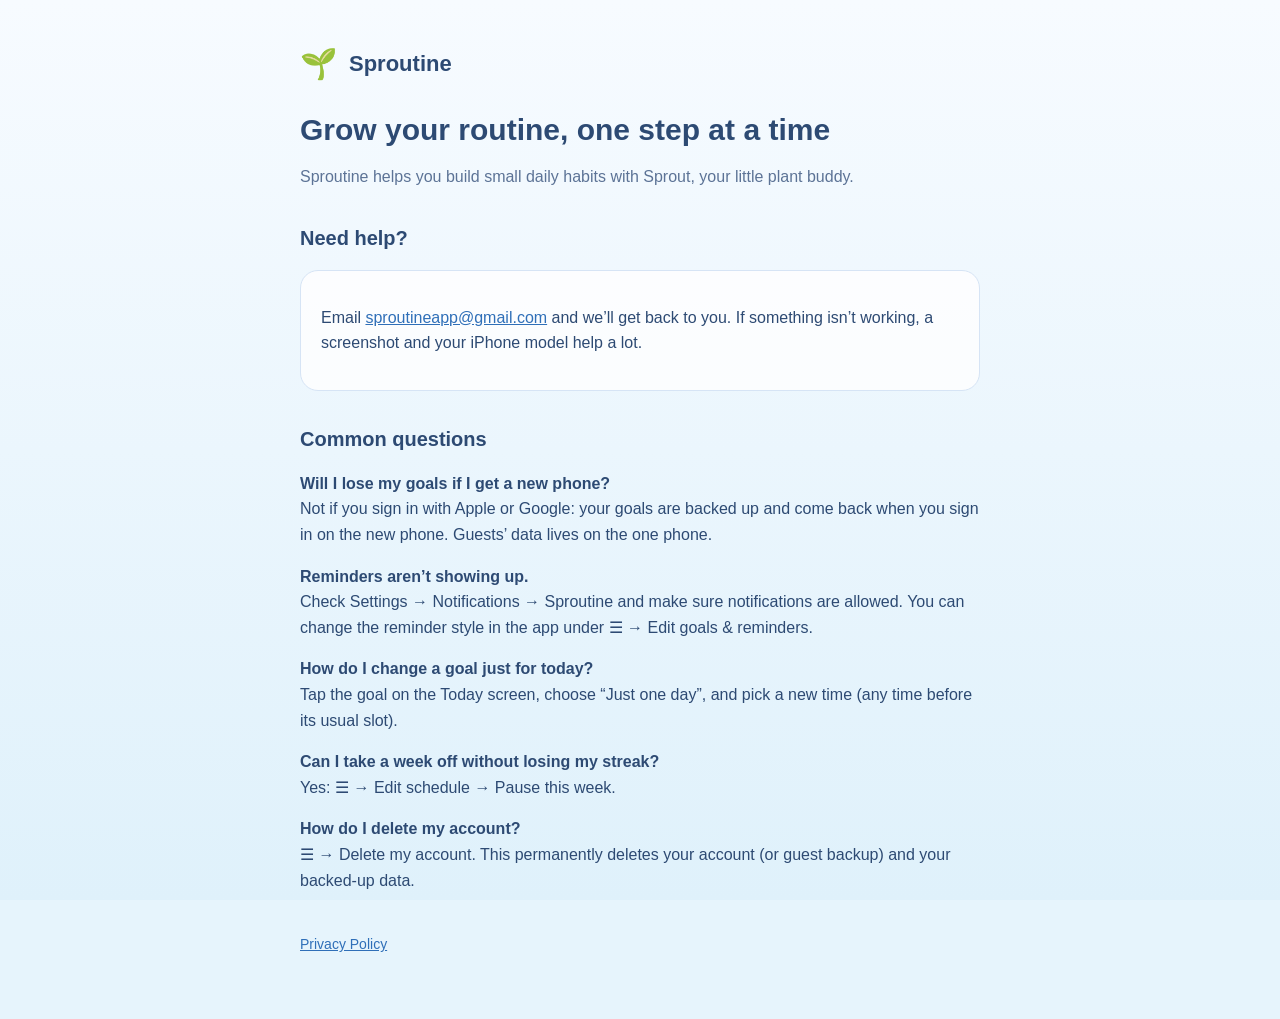
<file: index.html>
<!doctype html>
<html lang="en">
<head>
<meta charset="utf-8">
<meta name="viewport" content="width=device-width, initial-scale=1">
<meta name="google-site-verification" content="rMdyYzRWDePgVX_RZuam8PrLHKfAHkhiY0QC8Kya7O4" />
<title>Sproutine · Support</title>
<link rel="stylesheet" href="style.css">
</head>
<body>
<main>
<header><span class="sprout">🌱</span><a href="./">Sproutine</a></header>

<h1>Grow your routine, one step at a time</h1>
<p class="muted">Sproutine helps you build small daily habits with Sprout, your little plant buddy.</p>

<h2>Need help?</h2>
<div class="card">
<p>Email <a href="mailto:sproutineapp@gmail.com">sproutineapp@gmail.com</a> and we’ll get back to you. If something isn’t working, a screenshot and your iPhone model help a lot.</p>
</div>

<h2>Common questions</h2>
<p><strong>Will I lose my goals if I get a new phone?</strong><br>
Not if you sign in with Apple or Google: your goals are backed up and come back when you sign in on the new phone. Guests’ data lives on the one phone.</p>

<p><strong>Reminders aren’t showing up.</strong><br>
Check Settings → Notifications → Sproutine and make sure notifications are allowed. You can change the reminder style in the app under ☰ → Edit goals &amp; reminders.</p>

<p><strong>How do I change a goal just for today?</strong><br>
Tap the goal on the Today screen, choose “Just one day”, and pick a new time (any time before its usual slot).</p>

<p><strong>Can I take a week off without losing my streak?</strong><br>
Yes: ☰ → Edit schedule → Pause this week.</p>

<p><strong>How do I delete my account?</strong><br>
☰ → Delete my account. This permanently deletes your account (or guest backup) and your backed-up data.</p>

<footer><a href="privacy.html">Privacy Policy</a></footer>
</main>
</body>
</html>
</file>
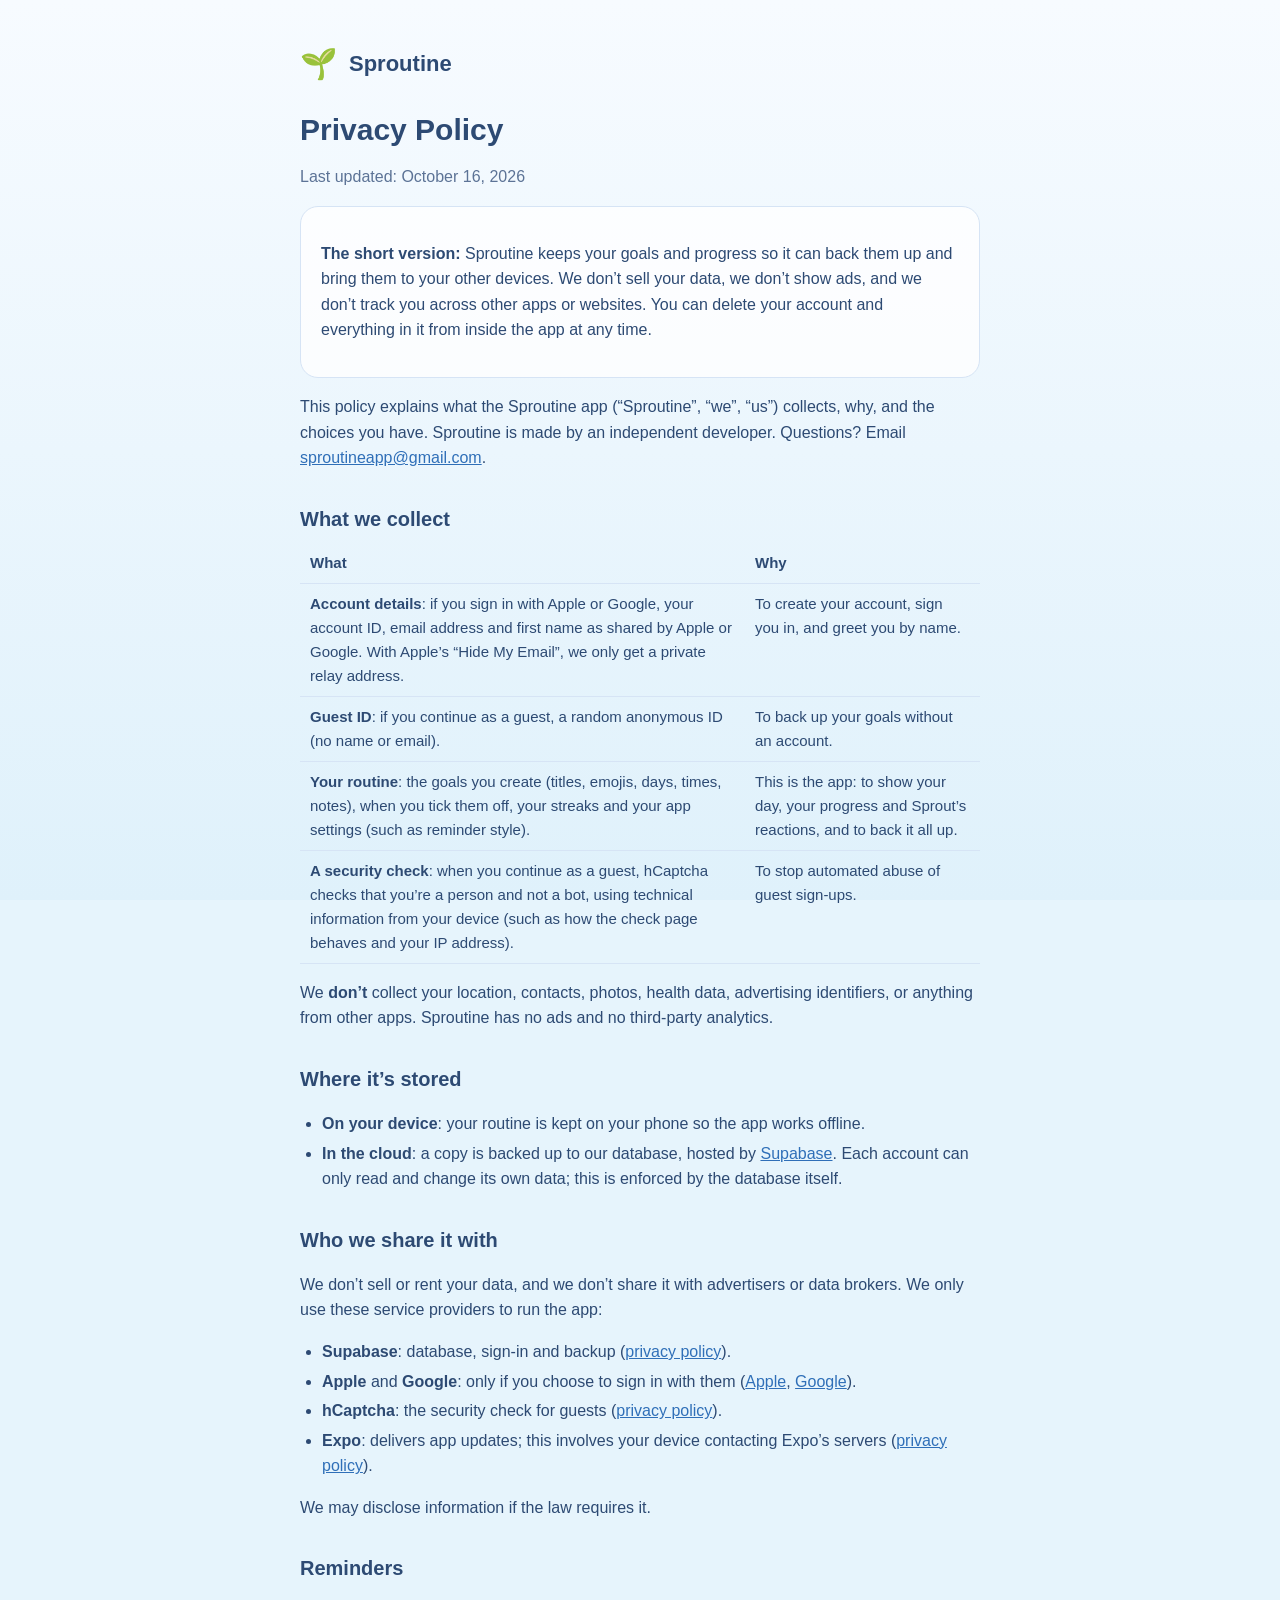
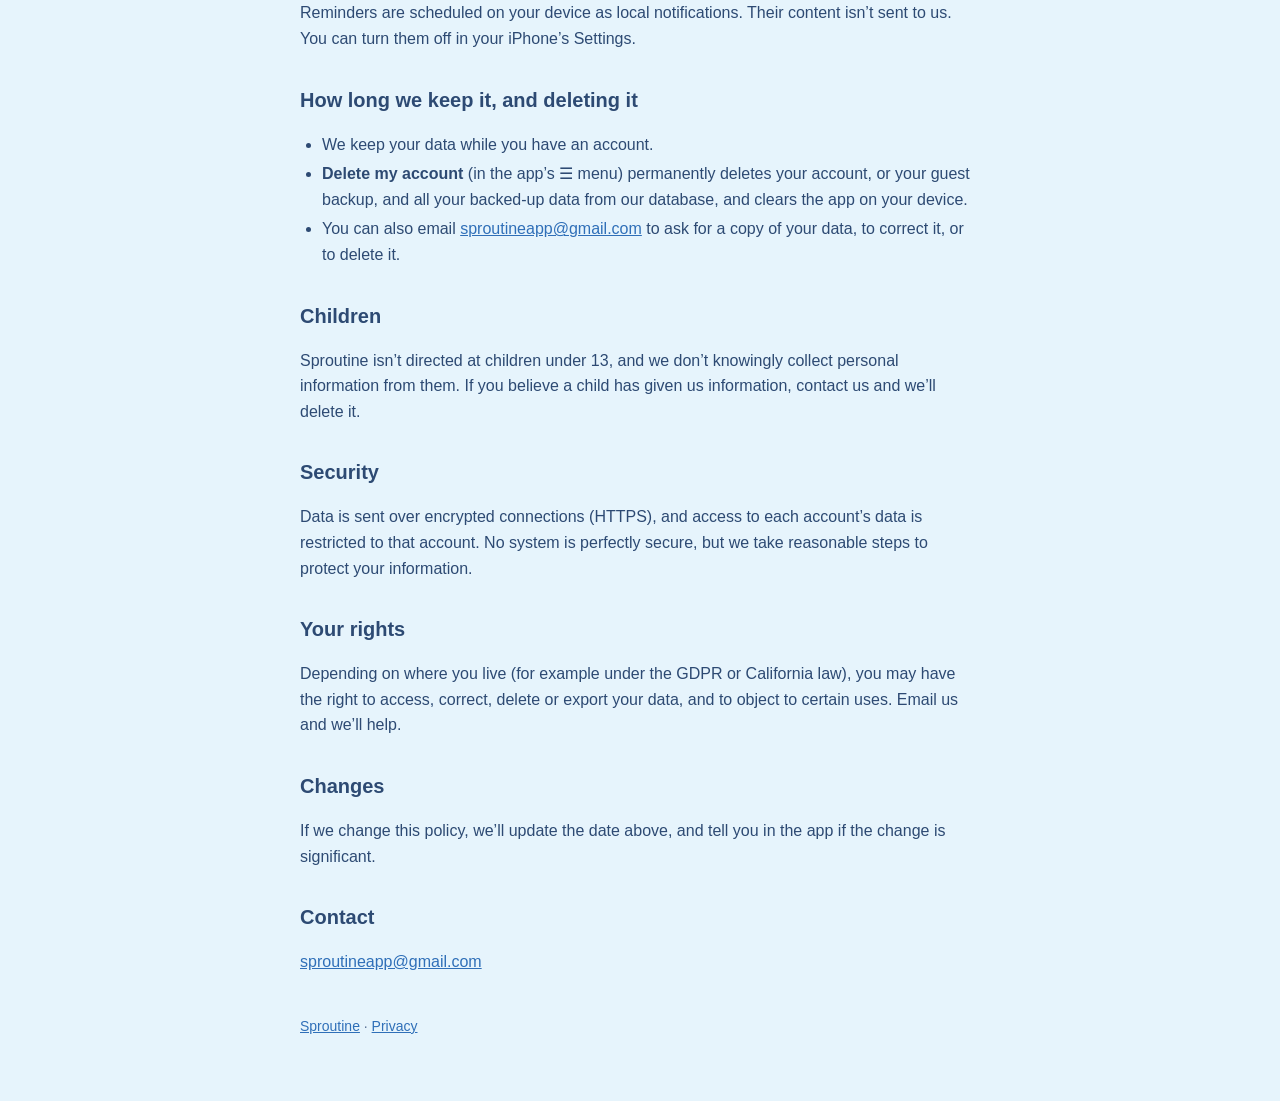
<file: privacy.html>
<!doctype html>
<html lang="en">
<head>
<meta charset="utf-8">
<meta name="viewport" content="width=device-width, initial-scale=1">
<meta name="google-site-verification" content="rMdyYzRWDePgVX_RZuam8PrLHKfAHkhiY0QC8Kya7O4" />
<title>Privacy Policy · Sproutine</title>
<link rel="stylesheet" href="style.css">
</head>
<body>
<main>
<header><span class="sprout">🌱</span><a href="./">Sproutine</a></header>

<h1>Privacy Policy</h1>
<p class="muted">Last updated: October 16, 2026</p>

<div class="card">
<p><strong>The short version:</strong> Sproutine keeps your goals and progress so it can back them up and bring them to your other devices. We don’t sell your data, we don’t show ads, and we don’t track you across other apps or websites. You can delete your account and everything in it from inside the app at any time.</p>
</div>

<p>This policy explains what the Sproutine app (“Sproutine”, “we”, “us”) collects, why, and the choices you have. Sproutine is made by an independent developer. Questions? Email <a href="mailto:sproutineapp@gmail.com">sproutineapp@gmail.com</a>.</p>

<h2>What we collect</h2>
<table>
<tr><th>What</th><th>Why</th></tr>
<tr><td><strong>Account details</strong>: if you sign in with Apple or Google, your account ID, email address and first name as shared by Apple or Google. With Apple’s “Hide My Email”, we only get a private relay address.</td><td>To create your account, sign you in, and greet you by name.</td></tr>
<tr><td><strong>Guest ID</strong>: if you continue as a guest, a random anonymous ID (no name or email).</td><td>To back up your goals without an account.</td></tr>
<tr><td><strong>Your routine</strong>: the goals you create (titles, emojis, days, times, notes), when you tick them off, your streaks and your app settings (such as reminder style).</td><td>This is the app: to show your day, your progress and Sprout’s reactions, and to back it all up.</td></tr>
<tr><td><strong>A security check</strong>: when you continue as a guest, hCaptcha checks that you’re a person and not a bot, using technical information from your device (such as how the check page behaves and your IP address).</td><td>To stop automated abuse of guest sign-ups.</td></tr>
</table>
<p>We <strong>don’t</strong> collect your location, contacts, photos, health data, advertising identifiers, or anything from other apps. Sproutine has no ads and no third-party analytics.</p>

<h2>Where it’s stored</h2>
<ul>
<li><strong>On your device</strong>: your routine is kept on your phone so the app works offline.</li>
<li><strong>In the cloud</strong>: a copy is backed up to our database, hosted by <a href="https://supabase.com/privacy">Supabase</a>. Each account can only read and change its own data; this is enforced by the database itself.</li>
</ul>

<h2>Who we share it with</h2>
<p>We don’t sell or rent your data, and we don’t share it with advertisers or data brokers. We only use these service providers to run the app:</p>
<ul>
<li><strong>Supabase</strong>: database, sign-in and backup (<a href="https://supabase.com/privacy">privacy policy</a>).</li>
<li><strong>Apple</strong> and <strong>Google</strong>: only if you choose to sign in with them (<a href="https://www.apple.com/legal/privacy/">Apple</a>, <a href="https://policies.google.com/privacy">Google</a>).</li>
<li><strong>hCaptcha</strong>: the security check for guests (<a href="https://www.hcaptcha.com/privacy">privacy policy</a>).</li>
<li><strong>Expo</strong>: delivers app updates; this involves your device contacting Expo’s servers (<a href="https://expo.dev/privacy">privacy policy</a>).</li>
</ul>
<p>We may disclose information if the law requires it.</p>

<h2>Reminders</h2>
<p>Reminders are scheduled on your device as local notifications. Their content isn’t sent to us. You can turn them off in your iPhone’s Settings.</p>

<h2>How long we keep it, and deleting it</h2>
<ul>
<li>We keep your data while you have an account.</li>
<li><strong>Delete my account</strong> (in the app’s ☰ menu) permanently deletes your account, or your guest backup, and all your backed-up data from our database, and clears the app on your device.</li>
<li>You can also email <a href="mailto:sproutineapp@gmail.com">sproutineapp@gmail.com</a> to ask for a copy of your data, to correct it, or to delete it.</li>
</ul>

<h2>Children</h2>
<p>Sproutine isn’t directed at children under 13, and we don’t knowingly collect personal information from them. If you believe a child has given us information, contact us and we’ll delete it.</p>

<h2>Security</h2>
<p>Data is sent over encrypted connections (HTTPS), and access to each account’s data is restricted to that account. No system is perfectly secure, but we take reasonable steps to protect your information.</p>

<h2>Your rights</h2>
<p>Depending on where you live (for example under the GDPR or California law), you may have the right to access, correct, delete or export your data, and to object to certain uses. Email us and we’ll help.</p>

<h2>Changes</h2>
<p>If we change this policy, we’ll update the date above, and tell you in the app if the change is significant.</p>

<h2>Contact</h2>
<p><a href="mailto:sproutineapp@gmail.com">sproutineapp@gmail.com</a></p>

<footer><a href="./">Sproutine</a> · <a href="privacy.html">Privacy</a></footer>
</main>
</body>
</html>
</file>
<file: style.css>
:root { --ink: #2d4a73; --muted: #5c7396; --bg: #eef6ff; --card: #ffffffcc; --line: #d6e4f5; --green: #7cc35a; }
* { box-sizing: border-box; }
html { background: #e6f4fc; }
body { margin: 0; background: linear-gradient(#f7fbff, #dff1fb) fixed; color: var(--ink); font: 16px/1.6 -apple-system, BlinkMacSystemFont, "Segoe UI", Roboto, sans-serif; }
main { max-width: 720px; margin: 0 auto; padding: 40px 20px 64px; }
header { display: flex; align-items: center; gap: 12px; margin-bottom: 8px; }
header a { color: inherit; text-decoration: none; font-weight: 800; font-size: 22px; }
.sprout { font-size: 30px; }
h1 { font-size: 30px; line-height: 1.2; margin: 24px 0 4px; }
h2 { font-size: 20px; margin: 32px 0 8px; }
.muted { color: var(--muted); }
.card { background: var(--card); border: 1px solid var(--line); border-radius: 18px; padding: 18px 20px; margin: 16px 0; }
ul { padding-left: 22px; } li { margin: 4px 0; }
a { color: #2f6fb8; }
table { width: 100%; border-collapse: collapse; margin: 8px 0; font-size: 15px; }
th, td { text-align: left; padding: 8px 10px; border-bottom: 1px solid var(--line); vertical-align: top; }
th { font-weight: 700; }
footer { margin-top: 40px; font-size: 14px; color: var(--muted); }
</file>
